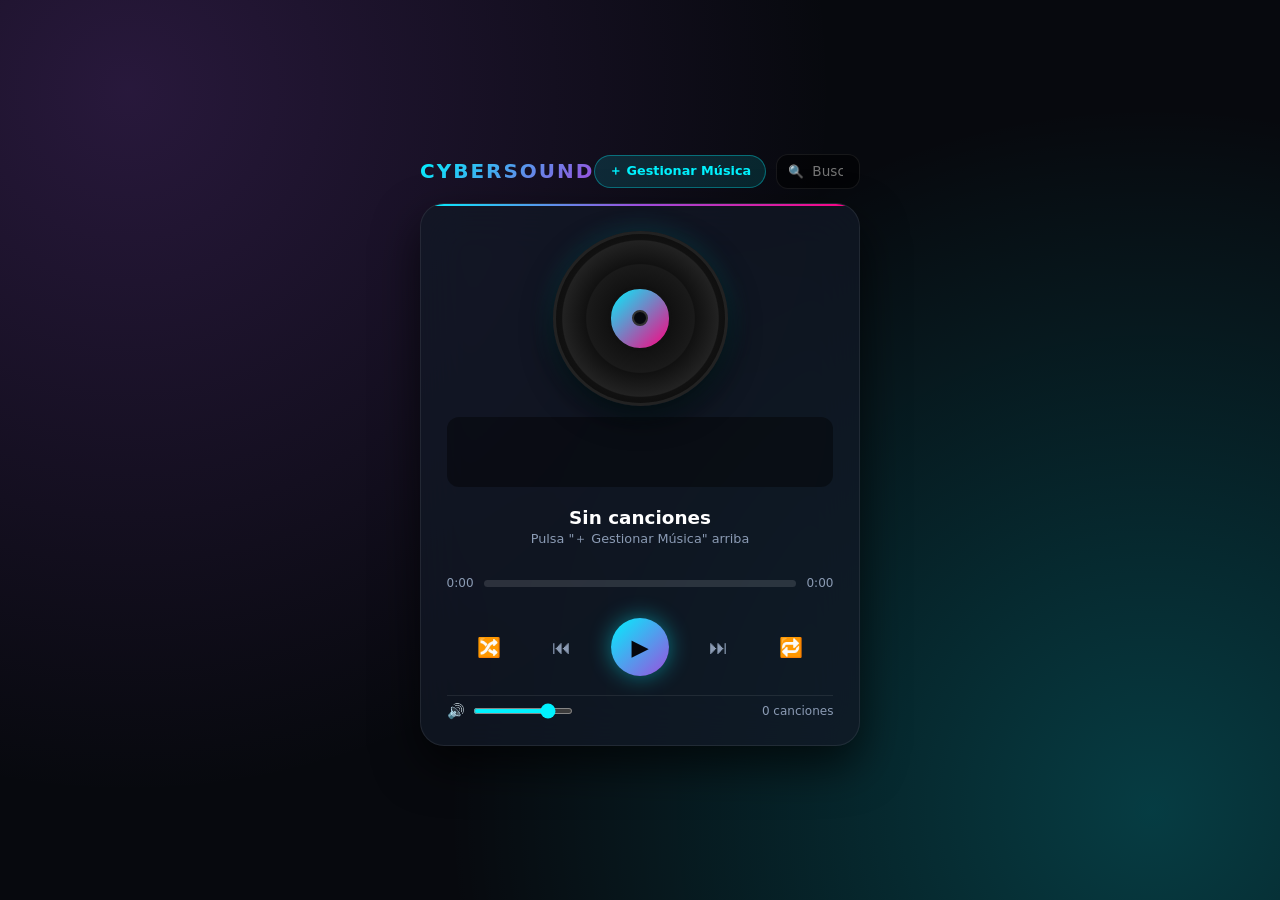
<file: index.html>
<!DOCTYPE html>
<html lang="es">
<head>
  <meta charset="UTF-8">
  <meta name="viewport" content="width=device-width, initial-scale=1.0, maximum-scale=1.0, user-scalable=no, viewport-fit=cover">
  <title>CyberSound - Reproductor</title>
  <style>
    :root {
      --bg: #07090e;
      --card-bg: rgba(18, 24, 38, 0.75);
      --border: rgba(255, 255, 255, 0.08);
      --accent-cyan: #00f2fe;
      --accent-purple: #9d4edd;
      --accent-pink: #ff007f;
      --text: #ffffff;
      --text-muted: #8b9bb4;
      --panel-blur: blur(24px);
      --touch-size: 46px;
    }

    * {
      box-sizing: border-box;
      margin: 0;
      padding: 0;
      font-family: 'Segoe UI', system-ui, -apple-system, sans-serif;
      -webkit-tap-highlight-color: transparent;
    }

    body {
      background-color: var(--bg);
      background-image: 
        radial-gradient(circle at 10% 10%, rgba(157, 78, 221, 0.22) 0%, transparent 50%),
        radial-gradient(circle at 90% 90%, rgba(0, 242, 254, 0.22) 0%, transparent 50%);
      color: var(--text);
      min-height: 100vh;
      min-height: 100dvh;
      display: flex;
      flex-direction: column;
      align-items: center;
      justify-content: center;
      padding: env(safe-area-inset-top, 0.75rem) 1rem env(safe-area-inset-bottom, 1rem);
    }

    .app-container {
      width: 100%;
      max-width: 440px;
      display: flex;
      flex-direction: column;
      gap: 0.85rem;
      margin: auto;
    }

    /* CABECERA RESPONSIVA */
    .top-nav {
      display: flex;
      flex-direction: column;
      gap: 0.65rem;
      width: 100%;
    }

    .nav-header-row {
      display: flex;
      align-items: center;
      justify-content: space-between;
      width: 100%;
    }

    .logo-badge {
      font-size: 1.25rem;
      font-weight: 800;
      letter-spacing: 0.1em;
      background: linear-gradient(135deg, var(--accent-cyan), var(--accent-purple));
      -webkit-background-clip: text;
      -webkit-text-fill-color: transparent;
      user-select: none;
    }

    .nav-btn {
      display: inline-flex;
      align-items: center;
      gap: 0.4rem;
      background: rgba(0, 242, 254, 0.12);
      border: 1px solid rgba(0, 242, 254, 0.35);
      color: var(--accent-cyan);
      text-decoration: none;
      font-size: 0.8rem;
      font-weight: 600;
      padding: 0.45rem 0.85rem;
      border-radius: 20px;
      transition: all 0.2s ease;
      white-space: nowrap;
    }

    .nav-btn:active {
      transform: scale(0.96);
      background: var(--accent-cyan);
      color: #07090e;
    }

    /* BUSCADOR EXPANDIDO */
    .search-wrapper {
      position: relative;
      width: 100%;
    }

    .search-input {
      width: 100%;
      background: rgba(0, 0, 0, 0.5);
      border: 1px solid var(--border);
      color: #fff;
      padding: 0.55rem 1rem 0.55rem 2.2rem;
      border-radius: 12px;
      font-size: 0.85rem;
      outline: none;
      transition: border-color 0.2s, box-shadow 0.2s;
    }

    .search-input:focus {
      border-color: var(--accent-cyan);
      box-shadow: 0 0 12px rgba(0, 242, 254, 0.25);
    }

    .search-icon {
      position: absolute;
      left: 0.75rem;
      top: 50%;
      transform: translateY(-50%);
      font-size: 0.8rem;
      color: var(--text-muted);
      pointer-events: none;
    }

    /* TARJETA DEL REPRODUCTOR */
    .card {
      background: var(--card-bg);
      backdrop-filter: var(--panel-blur);
      -webkit-backdrop-filter: var(--panel-blur);
      border: 1px solid var(--border);
      border-radius: 24px;
      padding: 1.4rem 1.25rem 1.2rem;
      box-shadow: 0 20px 45px rgba(0, 0, 0, 0.65);
      display: flex;
      flex-direction: column;
      gap: 1rem;
      position: relative;
      overflow: hidden;
      width: 100%;
    }

    .card::before {
      content: '';
      position: absolute;
      top: 0;
      left: 0;
      right: 0;
      height: 2px;
      background: linear-gradient(90deg, var(--accent-cyan), var(--accent-purple), var(--accent-pink));
    }

    /* VINILO Y ESPECTRO */
    .visualizer-stage {
      display: flex;
      flex-direction: column;
      align-items: center;
      justify-content: center;
      gap: 0.6rem;
      width: 100%;
    }

    .vinyl-wrapper {
      position: relative;
      width: 155px;
      height: 155px;
      margin: 0.1rem auto;
    }

    .vinyl {
      width: 100%;
      height: 100%;
      border-radius: 50%;
      background: radial-gradient(circle, #222 25%, #111 26%, #1a1a1a 45%, #111 46%, #222 65%, #111 66%, #050505 100%);
      box-shadow: 0 10px 30px rgba(0, 0, 0, 0.85), 0 0 25px rgba(0, 242, 254, 0.2);
      border: 3px solid #222;
      display: flex;
      align-items: center;
      justify-content: center;
      animation: rotateVinyl 8s linear infinite;
      animation-play-state: paused;
    }

    .vinyl.spinning {
      animation-play-state: running;
    }

    .vinyl-label {
      width: 38%;
      height: 38%;
      border-radius: 50%;
      background: linear-gradient(135deg, var(--accent-cyan), var(--accent-pink));
      display: flex;
      align-items: center;
      justify-content: center;
      position: relative;
      border: 3px solid #111;
    }

    .vinyl-label::after {
      content: '';
      width: 12px;
      height: 12px;
      background: #07090e;
      border-radius: 50%;
      border: 2px solid #333;
    }

    @keyframes rotateVinyl {
      from { transform: rotate(0deg); }
      to { transform: rotate(360deg); }
    }

    canvas {
      width: 100%;
      height: 70px;
      border-radius: 12px;
      background: rgba(0, 0, 0, 0.4);
      display: block;
    }

    /* INFORMACIÓN DE PISTA */
    .track-meta {
      text-align: center;
      min-height: 48px;
      display: flex;
      flex-direction: column;
      justify-content: center;
      padding: 0 0.25rem;
    }

    .track-title {
      font-size: 1.15rem;
      font-weight: 700;
      white-space: nowrap;
      overflow: hidden;
      text-overflow: ellipsis;
      color: #fff;
    }

    .track-subtitle {
      font-size: 0.8rem;
      color: var(--text-muted);
      margin-top: 0.2rem;
    }

    /* BARRA DE TIEMPO TÁCTIL */
    .time-rail-box {
      display: flex;
      align-items: center;
      gap: 0.65rem;
      font-size: 0.75rem;
      color: var(--text-muted);
      user-select: none;
    }

    .rail-hitbox {
      flex: 1;
      height: 32px;
      display: flex;
      align-items: center;
      cursor: pointer;
      touch-action: none;
    }

    .rail {
      width: 100%;
      height: 7px;
      background: rgba(255, 255, 255, 0.12);
      border-radius: 10px;
      position: relative;
      overflow: hidden;
    }

    .rail-fill {
      height: 100%;
      background: linear-gradient(90deg, var(--accent-cyan), var(--accent-purple));
      border-radius: 10px;
      width: 0%;
      pointer-events: none;
    }

    /* CONTROLES */
    .controls {
      display: flex;
      justify-content: space-evenly;
      align-items: center;
      gap: 0.4rem;
      padding: 0.2rem 0;
    }

    button {
      background: none;
      border: none;
      color: var(--text);
      cursor: pointer;
      display: inline-flex;
      align-items: center;
      justify-content: center;
      border-radius: 50%;
      touch-action: manipulation;
      transition: transform 0.15s ease, color 0.15s ease;
    }

    button:active {
      transform: scale(0.9);
    }

    .btn-main {
      width: 58px;
      height: 58px;
      background: linear-gradient(135deg, var(--accent-cyan), var(--accent-purple));
      color: #05070d;
      font-size: 1.4rem;
      box-shadow: 0 0 22px rgba(0, 242, 254, 0.45);
    }

    .btn-sub {
      width: var(--touch-size);
      height: var(--touch-size);
      font-size: 1.2rem;
      color: var(--text-muted);
    }

    .btn-sub.active {
      color: var(--accent-cyan);
      text-shadow: 0 0 12px var(--accent-cyan);
    }

    /* VOLUMEN */
    .bottom-bar {
      display: flex;
      justify-content: space-between;
      align-items: center;
      padding-top: 0.4rem;
      border-top: 1px solid var(--border);
    }

    .vol-ctrl {
      display: flex;
      align-items: center;
      gap: 0.5rem;
      font-size: 0.9rem;
    }

    input[type="range"] {
      accent-color: var(--accent-cyan);
      cursor: pointer;
      width: 100px;
      height: 6px;
    }

    /* AJUSTE PARA COMPUTADORAS */
    @media (min-width: 600px) {
      .top-nav {
        flex-direction: row;
        align-items: center;
        justify-content: space-between;
      }
      .search-wrapper {
        max-width: 220px;
      }
      .vinyl-wrapper {
        width: 175px;
        height: 175px;
      }
      .card {
        padding: 1.6rem;
      }
    }
  </style>
</head>
<body>

  <div class="app-container">
    <!-- BARRA SUPERIOR REORGANIZADA -->
    <header class="top-nav">
      <div class="nav-header-row">
        <span class="logo-badge">CYBERSOUND</span>
        <a href="agregar.html" class="nav-btn">＋ Gestionar Música</a>
      </div>
      <div class="search-wrapper">
        <span class="search-icon">🔍</span>
        <input type="text" class="search-input" id="searchInput" placeholder="Buscar canción y presionar Enter...">
      </div>
    </header>

    <!-- TARJETA DEL REPRODUCTOR -->
    <main class="card">
      <div class="visualizer-stage">
        <div class="vinyl-wrapper">
          <div class="vinyl" id="vinyl">
            <div class="vinyl-label"></div>
          </div>
        </div>
        <canvas id="visualizerCanvas"></canvas>
      </div>

      <div class="track-meta">
        <div class="track-title" id="trackTitle">Cargando biblioteca...</div>
        <div class="track-subtitle" id="trackSubtitle">Sin reproducción activa</div>
      </div>

      <div class="time-rail-box">
        <span id="currentTime">0:00</span>
        <div class="rail-hitbox" id="railHitbox">
          <div class="rail">
            <div class="rail-fill" id="railFill"></div>
          </div>
        </div>
        <span id="duration">0:00</span>
      </div>

      <div class="controls">
        <button class="btn-sub" id="shuffleBtn" title="Aleatorio">🔀</button>
        <button class="btn-sub" id="prevBtn" title="Anterior">⏮</button>
        <button class="btn-main" id="playBtn" title="Reproducir">▶</button>
        <button class="btn-sub" id="nextBtn" title="Siguiente">⏭</button>
        <button class="btn-sub" id="loopBtn" title="Repetir">🔁</button>
      </div>

      <div class="bottom-bar">
        <div class="vol-ctrl">
          <span id="volIcon" style="cursor: pointer; user-select: none;">🔊</span>
          <input type="range" id="volumeSlider" min="0" max="1" step="0.01" value="0.8">
        </div>
        <span id="queueBadge" style="font-size: 0.75rem; color: var(--text-muted);">0 canciones</span>
      </div>
    </main>
  </div>

  <audio id="audioEl" crossorigin="anonymous" playsinline></audio>

  <script>
    /* ==========================================================
       1. BASE DE DATOS LOCAL (INDEXEDDB)
       ========================================================== */
    const DB_NAME = "CyberSoundDB";
    const STORE_NAME = "audioTracks";

    function openDatabase() {
      return new Promise((resolve, reject) => {
        const req = indexedDB.open(DB_NAME, 1);
        req.onupgradeneeded = (e) => {
          const db = e.target.result;
          if (!db.objectStoreNames.contains(STORE_NAME)) {
            db.createObjectStore(STORE_NAME, { keyPath: "id", autoIncrement: true });
          }
        };
        req.onsuccess = () => resolve(req.result);
        req.onerror = () => reject(req.error);
      });
    }

    async function dbGetAllTracks() {
      const db = await openDatabase();
      return new Promise((resolve, reject) => {
        const tx = db.transaction(STORE_NAME, "readonly");
        const store = tx.objectStore(STORE_NAME);
        const req = store.getAll();
        req.onsuccess = () => resolve(req.result);
        req.onerror = () => reject(req.error);
      });
    }

    // Limpia nombres descargados de YouTube (quita IDs tipo [_syUNepx...])
    function cleanTrackName(rawName) {
      return rawName
        .replace(/\.[^/.]+$/, "")
        .replace(/\s*\[[a-zA-Z0-9_-]{8,15}\]\s*$/, "")
        .trim();
    }

    /* ==========================================================
       2. ESTADO DEL REPRODUCTOR
       ========================================================== */
    let playlist = [];
    let currentIndex = -1;
    let isShuffle = false;
    let loopMode = 0;

    let audioCtx = null;
    let analyser = null;
    let sourceNode = null;
    let isAudioCtxInit = false;

    const audio = document.getElementById("audioEl");
    const vinyl = document.getElementById("vinyl");
    const canvas = document.getElementById("visualizerCanvas");
    const ctx = canvas.getContext("2d");
    const playBtn = document.getElementById("playBtn");
    const prevBtn = document.getElementById("prevBtn");
    const nextBtn = document.getElementById("nextBtn");
    const shuffleBtn = document.getElementById("shuffleBtn");
    const loopBtn = document.getElementById("loopBtn");
    const volumeSlider = document.getElementById("volumeSlider");
    const volIcon = document.getElementById("volIcon");
    const railHitbox = document.getElementById("railHitbox");
    const railFill = document.getElementById("railFill");
    const currentTimeEl = document.getElementById("currentTime");
    const durationEl = document.getElementById("duration");
    const trackTitle = document.getElementById("trackTitle");
    const trackSubtitle = document.getElementById("trackSubtitle");
    const queueBadge = document.getElementById("queueBadge");
    const searchInput = document.getElementById("searchInput");

    function resizeCanvas() {
      const rect = canvas.getBoundingClientRect();
      canvas.width = rect.width || canvas.parentElement.clientWidth;
      canvas.height = 70;
    }
    window.addEventListener("resize", resizeCanvas);

    function initWebAudio() {
      if (isAudioCtxInit) return;
      audioCtx = new (window.AudioContext || window.webkitAudioContext)();
      analyser = audioCtx.createAnalyser();
      analyser.fftSize = 128;

      sourceNode = audioCtx.createMediaElementSource(audio);
      sourceNode.connect(analyser);
      analyser.connect(audioCtx.destination);

      isAudioCtxInit = true;
      renderSpectrum();
    }

    function renderSpectrum() {
      requestAnimationFrame(renderSpectrum);
      const bufferLength = analyser.frequencyBinCount;
      const dataArray = new Uint8Array(bufferLength);
      analyser.getByteFrequencyData(dataArray);

      ctx.clearRect(0, 0, canvas.width, canvas.height);

      const barWidth = (canvas.width / bufferLength) * 1.5;
      let x = 0;

      for (let i = 0; i < bufferLength; i++) {
        const barHeight = (dataArray[i] / 255) * canvas.height;
        const grad = ctx.createLinearGradient(0, canvas.height, 0, 0);
        grad.addColorStop(0, '#00f2fe');
        grad.addColorStop(0.5, '#9d4edd');
        grad.addColorStop(1, '#ff007f');

        ctx.fillStyle = grad;
        ctx.fillRect(x, canvas.height - barHeight, barWidth - 2, barHeight);
        x += barWidth;
      }
    }

    function syncMediaSession(track) {
      if ('mediaSession' in navigator) {
        navigator.mediaSession.metadata = new MediaMetadata({
          title: cleanTrackName(track.name),
          artist: 'CyberSound Local',
          album: 'Mi Música'
        });
        navigator.mediaSession.setActionHandler('play', togglePlay);
        navigator.mediaSession.setActionHandler('pause', togglePlay);
        navigator.mediaSession.setActionHandler('previoustrack', prevTrack);
        navigator.mediaSession.setActionHandler('nexttrack', nextTrack);
      }
    }

    function loadTrack(index, autoPlay = true) {
      if (index < 0 || index >= playlist.length) return;
      currentIndex = index;
      const track = playlist[currentIndex];

      if (track.objectUrl) URL.revokeObjectURL(track.objectUrl);
      track.objectUrl = URL.createObjectURL(track.blob);

      audio.src = track.objectUrl;
      trackTitle.textContent = cleanTrackName(track.name);
      trackSubtitle.textContent = `Pista ${currentIndex + 1} de ${playlist.length}`;

      syncMediaSession(track);

      if (autoPlay) {
        initWebAudio();
        if (audioCtx && audioCtx.state === "suspended") audioCtx.resume();
        audio.play().catch(() => {});
      }
    }

    function togglePlay() {
      if (playlist.length === 0) return;
      if (currentIndex === -1) {
        loadTrack(0);
        return;
      }
      initWebAudio();
      if (audioCtx && audioCtx.state === "suspended") audioCtx.resume();

      if (audio.paused) audio.play();
      else audio.pause();
    }

    function nextTrack() {
      if (playlist.length === 0) return;
      if (isShuffle && playlist.length > 1) {
        let rand;
        do {
          rand = Math.floor(Math.random() * playlist.length);
        } while (rand === currentIndex);
        loadTrack(rand);
        return;
      }
      let next = currentIndex + 1;
      if (next >= playlist.length) {
        if (loopMode === 1) next = 0;
        else return;
      }
      loadTrack(next);
    }

    function prevTrack() {
      if (playlist.length === 0) return;
      if (audio.currentTime > 3) {
        audio.currentTime = 0;
        return;
      }
      let prev = currentIndex - 1;
      if (prev < 0) {
        prev = loopMode === 1 ? playlist.length - 1 : 0;
      }
      loadTrack(prev);
    }

    function formatTime(sec) {
      if (isNaN(sec)) return "0:00";
      const m = Math.floor(sec / 60);
      const s = Math.floor(sec % 60);
      return `${m}:${s < 10 ? '0' : ''}${s}`;
    }

    // BUSCADOR RÁPIDO CON ENTER
    searchInput.addEventListener("keydown", (e) => {
      if (e.key === "Enter") {
        const query = searchInput.value.trim().toLowerCase();
        if (!query) return;
        const foundIndex = playlist.findIndex(t => t.name.toLowerCase().includes(query));
        if (foundIndex !== -1) {
          loadTrack(foundIndex, true);
          searchInput.blur();
        }
      }
    });

    // CARGA INICIAL DESDE INDEXEDDB
    window.addEventListener("DOMContentLoaded", async () => {
      resizeCanvas();
      try {
        const saved = await dbGetAllTracks();
        if (saved && saved.length > 0) {
          playlist = saved;
          queueBadge.textContent = `${playlist.length} canciones`;
          loadTrack(0, false);
        } else {
          trackTitle.textContent = "Sin canciones";
          trackSubtitle.textContent = 'Pulsa "＋ Gestionar Música" arriba';
          queueBadge.textContent = "0 canciones";
        }
      } catch (err) {
        console.error("Error al leer IndexedDB:", err);
      }
    });

    // EVENTOS DE CONTROL
    playBtn.addEventListener("click", togglePlay);
    nextBtn.addEventListener("click", nextTrack);
    prevBtn.addEventListener("click", prevTrack);

    audio.addEventListener("play", () => {
      playBtn.textContent = "⏸";
      vinyl.classList.add("spinning");
    });

    audio.addEventListener("pause", () => {
      playBtn.textContent = "▶";
      vinyl.classList.remove("spinning");
    });

    audio.addEventListener("timeupdate", () => {
      if (!audio.duration) return;
      const pct = (audio.currentTime / audio.duration) * 100;
      railFill.style.width = `${pct}%`;
      currentTimeEl.textContent = formatTime(audio.currentTime);
    });

    audio.addEventListener("loadedmetadata", () => {
      durationEl.textContent = formatTime(audio.duration);
    });

    audio.addEventListener("ended", () => {
      if (loopMode === 2) {
        audio.currentTime = 0;
        audio.play();
      } else {
        nextTrack();
      }
    });

    // SEEK PRECISO TÁCTIL Y RATÓN
    function seekAudio(e) {
      if (!audio.duration) return;
      const rect = railHitbox.getBoundingClientRect();
      const clientX = e.touches ? e.touches[0].clientX : e.clientX;
      const pos = Math.max(0, Math.min(1, (clientX - rect.left) / rect.width));
      audio.currentTime = pos * audio.duration;
    }

    railHitbox.addEventListener("click", seekAudio);
    railHitbox.addEventListener("touchmove", seekAudio, { passive: true });

    // VOLUMEN
    volumeSlider.addEventListener("input", (e) => {
      audio.volume = parseFloat(e.target.value);
      volIcon.textContent = audio.volume === 0 ? "🔇" : "🔊";
    });

    volIcon.addEventListener("click", () => {
      if (audio.volume > 0) {
        audio.dataset.prevVol = audio.volume;
        audio.volume = 0;
        volumeSlider.value = 0;
        volIcon.textContent = "🔇";
      } else {
        const prev = audio.dataset.prevVol || 0.8;
        audio.volume = prev;
        volumeSlider.value = prev;
        volIcon.textContent = "🔊";
      }
    });

    // SHUFFLE Y LOOP
    shuffleBtn.addEventListener("click", () => {
      isShuffle = !isShuffle;
      shuffleBtn.classList.toggle("active", isShuffle);
    });

    loopBtn.addEventListener("click", () => {
      loopMode = (loopMode + 1) % 3;
      if (loopMode === 0) {
        loopBtn.textContent = "🔁";
        loopBtn.classList.remove("active");
      } else if (loopMode === 1) {
        loopBtn.textContent = "🔁";
        loopBtn.classList.add("active");
      } else {
        loopBtn.textContent = "🔂";
        loopBtn.classList.add("active");
      }
    });

    // ATAJOS TECLADO PC
    window.addEventListener("keydown", (e) => {
      if (e.target.tagName === "INPUT") return;
      if (e.code === "Space") {
        e.preventDefault();
        togglePlay();
      } else if (e.code === "ArrowRight") {
        audio.currentTime = Math.min(audio.currentTime + 5, audio.duration || 0);
      } else if (e.code === "ArrowLeft") {
        audio.currentTime = Math.max(audio.currentTime - 5, 0);
      }
    });
  </script>
</body>
</html>
</file>
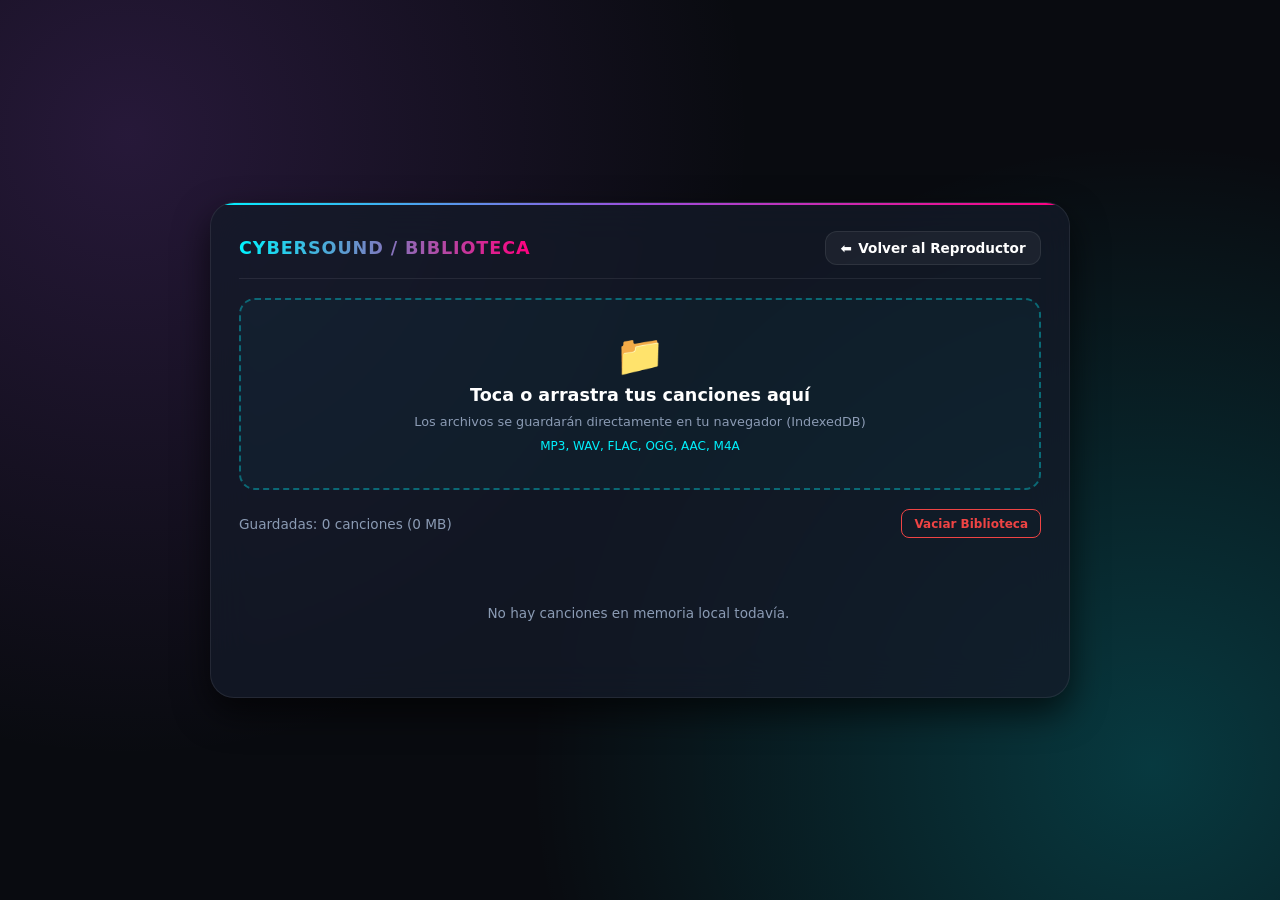
<file: agregar.html>
<!DOCTYPE html>
<html lang="es">
<head>
  <meta charset="UTF-8">
  <meta name="viewport" content="width=device-width, initial-scale=1.0, maximum-scale=1.0, user-scalable=no">
  <title>CyberSound - Gestor de Música</title>
  <style>
    :root {
      --bg: #090b10;
      --card-bg: rgba(20, 26, 40, 0.78);
      --border: rgba(255, 255, 255, 0.08);
      --accent-cyan: #00f2fe;
      --accent-purple: #9d4edd;
      --accent-pink: #ff007f;
      --text: #ffffff;
      --text-muted: #8b9bb4;
      --panel-blur: blur(20px);
      --touch-size: 44px;
      --danger: #ef4444;
    }

    * {
      box-sizing: border-box;
      margin: 0;
      padding: 0;
      font-family: 'Segoe UI', system-ui, -apple-system, sans-serif;
      -webkit-tap-highlight-color: transparent;
    }

    body {
      background-color: var(--bg);
      background-image: 
        radial-gradient(circle at 10% 15%, rgba(157, 78, 221, 0.2) 0%, transparent 45%),
        radial-gradient(circle at 90% 85%, rgba(0, 242, 254, 0.2) 0%, transparent 45%);
      color: var(--text);
      min-height: 100vh;
      display: flex;
      justify-content: center;
      align-items: center;
      padding: 0.75rem;
    }

    .app-container {
      width: 100%;
      max-width: 860px;
      display: flex;
      flex-direction: column;
      gap: 1rem;
      margin: auto;
    }

    @media (min-width: 600px) {
      body {
        padding: 1.5rem;
      }
      .app-container {
        gap: 1.5rem;
      }
    }

    .card {
      background: var(--card-bg);
      backdrop-filter: var(--panel-blur);
      -webkit-backdrop-filter: var(--panel-blur);
      border: 1px solid var(--border);
      border-radius: 20px;
      padding: 1.25rem;
      box-shadow: 0 15px 35px rgba(0, 0, 0, 0.65);
      display: flex;
      flex-direction: column;
      gap: 1.2rem;
      position: relative;
      overflow: hidden;
    }

    @media (min-width: 600px) {
      .card {
        border-radius: 24px;
        padding: 1.75rem;
      }
    }

    .card::before {
      content: '';
      position: absolute;
      top: 0;
      left: 0;
      right: 0;
      height: 2px;
      background: linear-gradient(90deg, var(--accent-cyan), var(--accent-purple), var(--accent-pink));
    }

    /* TOP HEADER */
    .top-nav {
      display: flex;
      justify-content: space-between;
      align-items: center;
      border-bottom: 1px solid var(--border);
      padding-bottom: 0.8rem;
    }

    .brand-title {
      font-size: 1.1rem;
      font-weight: 800;
      letter-spacing: 0.05em;
      background: linear-gradient(90deg, var(--accent-cyan), var(--accent-pink));
      -webkit-background-clip: text;
      -webkit-text-fill-color: transparent;
    }

    .back-btn {
      display: inline-flex;
      align-items: center;
      gap: 0.4rem;
      background: rgba(255, 255, 255, 0.05);
      border: 1px solid var(--border);
      color: var(--text);
      text-decoration: none;
      font-size: 0.85rem;
      font-weight: 600;
      padding: 0.5rem 0.9rem;
      border-radius: 12px;
      transition: all 0.2s ease;
    }

    .back-btn:hover, .back-btn:active {
      border-color: var(--accent-cyan);
      color: var(--accent-cyan);
      background: rgba(0, 242, 254, 0.08);
    }

    /* DROPZONE */
    .dropzone {
      border: 2px dashed rgba(0, 242, 254, 0.35);
      border-radius: 16px;
      padding: 2.2rem 1.2rem;
      text-align: center;
      cursor: pointer;
      background: rgba(0, 242, 254, 0.03);
      transition: all 0.25s ease;
      display: flex;
      flex-direction: column;
      align-items: center;
      gap: 0.6rem;
    }

    .dropzone:hover, .dropzone.active {
      border-color: var(--accent-cyan);
      background: rgba(0, 242, 254, 0.09);
      box-shadow: 0 0 25px rgba(0, 242, 254, 0.2);
    }

    .dropzone-icon {
      font-size: 2.5rem;
      line-height: 1;
    }

    .dropzone h3 {
      font-size: 1.1rem;
      color: #fff;
    }

    .dropzone p {
      font-size: 0.8rem;
      color: var(--text-muted);
    }

    input[type="file"] {
      display: none;
    }

    /* STATUS BANNER */
    .status-banner {
      display: none;
      align-items: center;
      gap: 0.5rem;
      background: rgba(0, 242, 254, 0.12);
      border: 1px solid rgba(0, 242, 254, 0.3);
      padding: 0.75rem 1rem;
      border-radius: 12px;
      font-size: 0.85rem;
      color: var(--accent-cyan);
    }

    /* METADATA BAR */
    .meta-bar {
      display: flex;
      justify-content: space-between;
      align-items: center;
      font-size: 0.85rem;
      color: var(--text-muted);
    }

    .clear-all-btn {
      background: transparent;
      border: 1px solid var(--danger);
      color: var(--danger);
      font-size: 0.75rem;
      padding: 0.4rem 0.75rem;
      border-radius: 8px;
      cursor: pointer;
      font-weight: 600;
      transition: all 0.2s;
    }

    .clear-all-btn:hover, .clear-all-btn:active {
      background: var(--danger);
      color: #fff;
    }

    /* LISTA DE ARCHIVOS ALMACENADOS */
    .library-list {
      list-style: none;
      display: flex;
      flex-direction: column;
      gap: 0.5rem;
      max-height: 380px;
      overflow-y: auto;
      padding-right: 0.2rem;
      -webkit-overflow-scrolling: touch;
    }

    .library-list::-webkit-scrollbar {
      width: 5px;
    }
    .library-list::-webkit-scrollbar-thumb {
      background: var(--border);
      border-radius: 4px;
    }

    .library-item {
      display: flex;
      align-items: center;
      justify-content: space-between;
      padding: 0.65rem 0.85rem;
      background: rgba(255, 255, 255, 0.03);
      border: 1px solid rgba(255, 255, 255, 0.04);
      border-radius: 12px;
      font-size: 0.85rem;
      transition: background 0.15s;
    }

    .library-item:hover {
      background: rgba(255, 255, 255, 0.06);
    }

    .track-details {
      display: flex;
      flex-direction: column;
      gap: 0.2rem;
      overflow: hidden;
      flex: 1;
      padding-right: 0.5rem;
    }

    .track-name {
      font-weight: 600;
      color: #fff;
      white-space: nowrap;
      overflow: hidden;
      text-overflow: ellipsis;
    }

    .track-subinfo {
      font-size: 0.75rem;
      color: var(--text-muted);
    }

    .item-actions {
      display: flex;
      align-items: center;
      gap: 0.4rem;
    }

    .action-btn {
      background: rgba(255, 255, 255, 0.05);
      border: none;
      color: var(--text);
      width: 38px;
      height: 38px;
      border-radius: 50%;
      display: inline-flex;
      align-items: center;
      justify-content: center;
      cursor: pointer;
      font-size: 0.95rem;
      touch-action: manipulation;
      transition: all 0.15s;
    }

    .action-btn.btn-preview:hover {
      color: var(--accent-cyan);
      background: rgba(0, 242, 254, 0.15);
    }

    .action-btn.btn-delete:hover {
      color: var(--danger);
      background: rgba(239, 68, 68, 0.15);
    }

    .empty-state {
      text-align: center;
      color: var(--text-muted);
      font-size: 0.85rem;
      padding: 3rem 1rem;
    }
  </style>
</head>
<body>

  <div class="app-container">
    <div class="card">
      <div class="top-nav">
        <span class="brand-title">CYBERSOUND / BIBLIOTECA</span>
        <a href="index.html" class="back-btn">
          <span>⬅</span> Volver al Reproductor
        </a>
      </div>

      <!-- Dropzone Grande -->
      <div class="dropzone" id="dropzone">
        <div class="dropzone-icon">📁</div>
        <h3>Toca o arrastra tus canciones aquí</h3>
        <p>Los archivos se guardarán directamente en tu navegador (IndexedDB)</p>
        <span style="font-size: 0.75rem; color: var(--accent-cyan);">MP3, WAV, FLAC, OGG, AAC, M4A</span>
        <input type="file" id="fileInput" multiple accept="audio/*">
      </div>

      <!-- Notificación de Estado -->
      <div class="status-banner" id="statusBanner">
        <span id="statusIcon">⏳</span>
        <span id="statusText">Procesando y guardando archivos...</span>
      </div>

      <!-- Barra de Metadatos -->
      <div class="meta-bar">
        <span id="storageStats">Guardadas: 0 canciones (0 MB)</span>
        <button class="clear-all-btn" id="clearAllBtn">Vaciar Biblioteca</button>
      </div>

      <!-- Lista de Pistas en Almacenamiento -->
      <ul class="library-list" id="libraryList">
        <li class="empty-state">No hay canciones en memoria local todavía.</li>
      </ul>
    </div>
  </div>

  <audio id="previewAudio"></audio>

  <script>
    /* ==========================================================
       1. BASE DE DATOS LOCAL (INDEXEDDB COMPARTIDA)
       ========================================================== */
    const DB_NAME = "CyberSoundDB";
    const STORE_NAME = "audioTracks";

    function openDatabase() {
      return new Promise((resolve, reject) => {
        const req = indexedDB.open(DB_NAME, 1);
        req.onupgradeneeded = (e) => {
          const db = e.target.result;
          if (!db.objectStoreNames.contains(STORE_NAME)) {
            db.createObjectStore(STORE_NAME, { keyPath: "id", autoIncrement: true });
          }
        };
        req.onsuccess = () => resolve(req.result);
        req.onerror = () => reject(req.error);
      });
    }

    async function dbSaveTrack(file) {
      const db = await openDatabase();
      return new Promise((resolve, reject) => {
        const tx = db.transaction(STORE_NAME, "readwrite");
        const store = tx.objectStore(STORE_NAME);
        const record = {
          name: file.name.replace(/\.[^/.]+$/, ""),
          originalName: file.name,
          size: file.size,
          type: file.type,
          blob: file,
          createdAt: Date.now()
        };
        const req = store.add(record);
        req.onsuccess = () => {
          record.id = req.result;
          resolve(record);
        };
        req.onerror = () => reject(req.error);
      });
    }

    async function dbGetAllTracks() {
      const db = await openDatabase();
      return new Promise((resolve, reject) => {
        const tx = db.transaction(STORE_NAME, "readonly");
        const store = tx.objectStore(STORE_NAME);
        const req = store.getAll();
        req.onsuccess = () => resolve(req.result);
        req.onerror = () => reject(req.error);
      });
    }

    async function dbDeleteTrack(id) {
      const db = await openDatabase();
      return new Promise((resolve, reject) => {
        const tx = db.transaction(STORE_NAME, "readwrite");
        const store = tx.objectStore(STORE_NAME);
        const req = store.delete(id);
        req.onsuccess = () => resolve();
        req.onerror = () => reject(req.error);
      });
    }

    async function dbClearAll() {
      const db = await openDatabase();
      return new Promise((resolve, reject) => {
        const tx = db.transaction(STORE_NAME, "readwrite");
        const store = tx.objectStore(STORE_NAME);
        const req = store.clear();
        req.onsuccess = () => resolve();
        req.onerror = () => reject(req.error);
      });
    }

    /* ==========================================================
       2. GESTIÓN DE INTERFAZ Y ARCHIVOS
       ========================================================== */
    let library = [];
    let currentPreviewId = null;

    const dropzone = document.getElementById("dropzone");
    const fileInput = document.getElementById("fileInput");
    const libraryList = document.getElementById("libraryList");
    const storageStats = document.getElementById("storageStats");
    const clearAllBtn = document.getElementById("clearAllBtn");
    const statusBanner = document.getElementById("statusBanner");
    const statusText = document.getElementById("statusText");
    const previewAudio = document.getElementById("previewAudio");

    function formatBytes(bytes) {
      if (!bytes || bytes === 0) return "0 MB";
      const mb = bytes / (1024 * 1024);
      return `${mb.toFixed(1)} MB`;
    }

    function showStatus(msg, isDone = false) {
      statusBanner.style.display = "flex";
      statusText.textContent = msg;
      if (isDone) {
        setTimeout(() => {
          statusBanner.style.display = "none";
        }, 2500);
      }
    }

    function renderLibrary() {
      libraryList.innerHTML = "";
      const totalBytes = library.reduce((acc, t) => acc + (t.size || 0), 0);
      storageStats.textContent = `Guardadas: ${library.length} canciones (${formatBytes(totalBytes)})`;

      if (library.length === 0) {
        libraryList.innerHTML = `<li class="empty-state">No hay canciones en memoria local todavía.</li>`;
        return;
      }

      library.forEach((track) => {
        const li = document.createElement("li");
        li.className = "library-item";

        const details = document.createElement("div");
        details.className = "track-details";
        details.innerHTML = `
          <div class="track-name">${track.name}</div>
          <div class="track-subinfo">${formatBytes(track.size)} • Guardado localmente</div>
        `;

        const actions = document.createElement("div");
        actions.className = "item-actions";

        const isPlayingThis = currentPreviewId === track.id && !previewAudio.paused;

        // Botón vista previa
        const prevBtn = document.createElement("button");
        prevBtn.className = "action-btn btn-preview";
        prevBtn.title = isPlayingThis ? "Pausar vista previa" : "Escuchar vista previa";
        prevBtn.textContent = isPlayingThis ? "⏸" : "▶";
        prevBtn.onclick = () => togglePreview(track);

        // Botón eliminar
        const delBtn = document.createElement("button");
        delBtn.className = "action-btn btn-delete";
        delBtn.title = "Eliminar de la biblioteca";
        delBtn.textContent = "🗑";
        delBtn.onclick = () => deleteTrack(track.id);

        actions.appendChild(prevBtn);
        actions.appendChild(delBtn);
        li.appendChild(details);
        li.appendChild(actions);
        libraryList.appendChild(li);
      });
    }

    function togglePreview(track) {
      if (currentPreviewId === track.id && !previewAudio.paused) {
        previewAudio.pause();
        currentPreviewId = null;
        renderLibrary();
        return;
      }

      currentPreviewId = track.id;
      const url = URL.createObjectURL(track.blob);
      previewAudio.src = url;
      previewAudio.play().catch(() => {});
      renderLibrary();

      previewAudio.onended = () => {
        currentPreviewId = null;
        renderLibrary();
      };
    }

    async function deleteTrack(id) {
      if (currentPreviewId === id) {
        previewAudio.pause();
        previewAudio.src = "";
        currentPreviewId = null;
      }
      await dbDeleteTrack(id);
      library = library.filter(t => t.id !== id);
      renderLibrary();
    }

    async function handleIncomingFiles(files) {
      if (!files || files.length === 0) return;
      showStatus("Almacenando en IndexedDB...");

      let added = 0;
      for (const file of files) {
        if (!file.type.startsWith("audio/") && !file.name.match(/\.(mp3|wav|ogg|flac|aac|m4a)$/i)) continue;
        const record = await dbSaveTrack(file);
        library.push(record);
        added++;
      }

      showStatus(`¡Se guardaron ${added} canciones con éxito!`, true);
      renderLibrary();
    }

    // CARGA INICIAL
    window.addEventListener("DOMContentLoaded", async () => {
      try {
        library = await dbGetAllTracks();
        renderLibrary();
      } catch (e) {
        console.error("Error al cargar biblioteca:", e);
      }
    });

    // DRAG & DROP
    dropzone.addEventListener("click", () => fileInput.click());
    fileInput.addEventListener("change", (e) => {
      handleIncomingFiles(e.target.files);
      fileInput.value = "";
    });

    dropzone.addEventListener("dragover", (e) => {
      e.preventDefault();
      dropzone.classList.add("active");
    });
    dropzone.addEventListener("dragleave", () => dropzone.classList.remove("active"));
    dropzone.addEventListener("drop", (e) => {
      e.preventDefault();
      dropzone.classList.remove("active");
      if (e.dataTransfer.files) handleIncomingFiles(e.dataTransfer.files);
    });

    // VACIAR TODO
    clearAllBtn.addEventListener("click", async () => {
      if (library.length === 0) return;
      if (confirm("¿Estás seguro de que deseas eliminar todas las pistas guardadas?")) {
        previewAudio.pause();
        previewAudio.src = "";
        currentPreviewId = null;
        await dbClearAll();
        library = [];
        renderLibrary();
      }
    });
  </script>
</body>
</html>
</file>
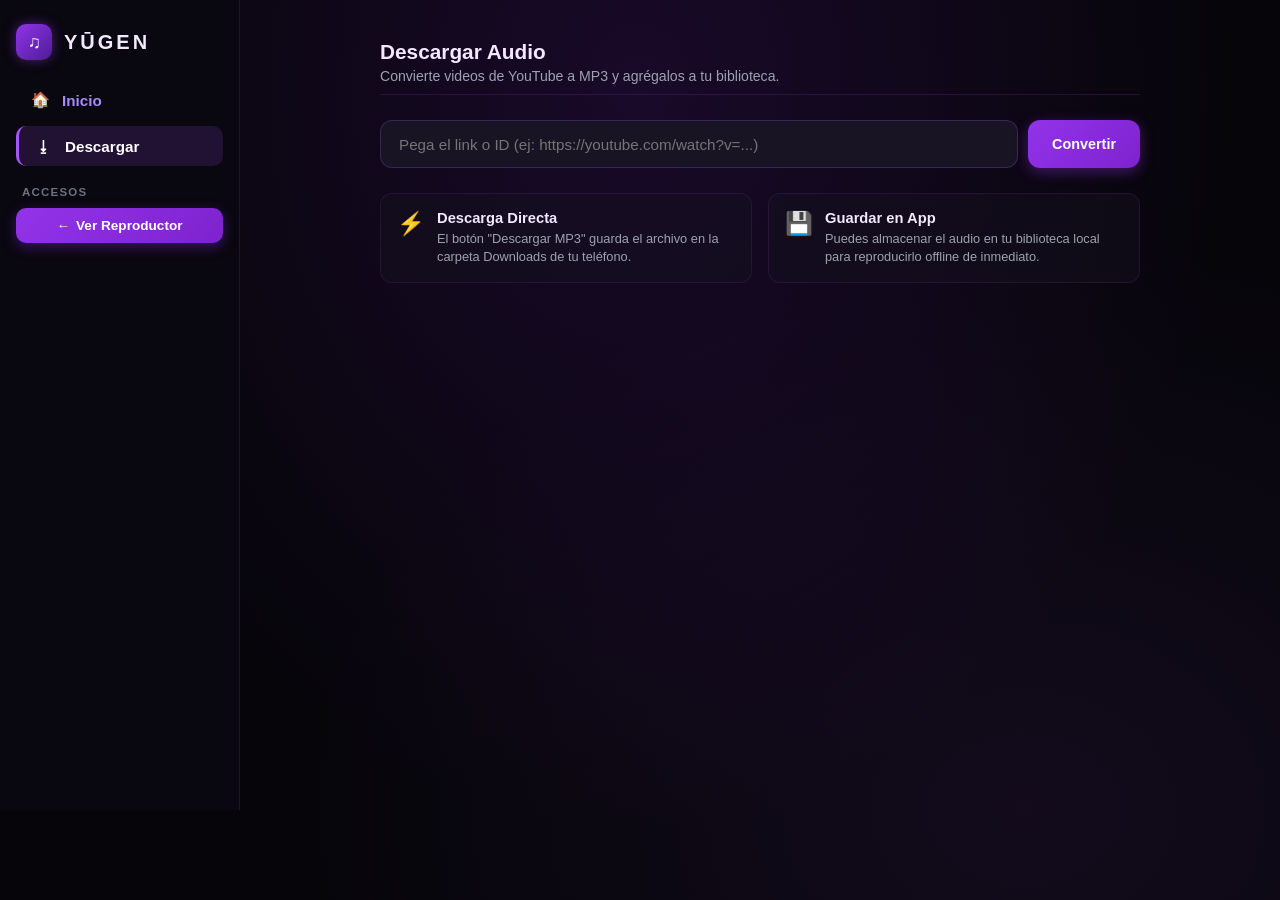
<file: carga.html>
<!DOCTYPE html>
<html lang="es">
<head>
  <meta charset="UTF-8">
  <meta name="viewport" content="width=device-width, initial-scale=1.0">
  <link rel="stylesheet" href="style.css">
  <title>YŪGEN · Descargar</title>
</head>
<style>
  /* AJUSTES PARA LA PÁGINA DE DESCARGA */
.dl-container {
  max-width: 760px;
  margin: 20px auto 0 auto;
}

.search-box-large {
  display: flex;
  gap: 10px;
  margin: 25px 0;
}

.search-box-large input {
  flex: 1;
  height: 48px;
  padding: 0 18px;
  background: #181424;
  border: 1px solid rgba(168, 85, 247, 0.25);
  border-radius: 12px;
  color: #ffffff;
  font-size: 0.95rem;
  outline: none;
  transition: border-color 0.2s;
}

.search-box-large input:focus {
  border-color: #a855f7;
  box-shadow: 0 0 12px rgba(168, 85, 247, 0.35);
}

.search-box-large button {
  padding: 0 24px;
  background: linear-gradient(135deg, #9333ea 0%, #7e22ce 100%);
  border: none;
  border-radius: 12px;
  color: #ffffff;
  font-weight: 700;
  font-size: 0.9rem;
  cursor: pointer;
  box-shadow: 0 4px 14px rgba(147, 51, 234, 0.4);
  transition: filter 0.2s;
}

.search-box-large button:hover {
  filter: brightness(1.15);
}

/* Tarjeta de resultado */
.download-card {
  background: linear-gradient(145deg, #191328 0%, #0f0c18 100%);
  border: 1px solid rgba(168, 85, 247, 0.3);
  border-radius: 14px;
  padding: 20px;
  display: flex;
  justify-content: space-between;
  align-items: center;
  gap: 16px;
  margin-bottom: 30px;
  box-shadow: 0 10px 25px rgba(0, 0, 0, 0.5);
  animation: fadeIn 0.25s ease-out;
}

@keyframes fadeIn {
  from { opacity: 0; transform: translateY(-6px); }
  to { opacity: 1; transform: translateY(0); }
}

.dl-badge {
  font-size: 10px;
  font-weight: 700;
  color: #c084fc;
  background: rgba(192, 132, 252, 0.12);
  padding: 3px 8px;
  border-radius: 6px;
  letter-spacing: 0.5px;
}

.dl-title {
  font-size: 1.05rem;
  font-weight: 700;
  color: #ffffff;
  margin: 6px 0 2px 0;
  max-width: 380px;
  white-space: nowrap;
  overflow: hidden;
  text-overflow: ellipsis;
}

.dl-status {
  font-size: 0.82rem;
  color: #a78bfa;
}

.dl-actions {
  display: flex;
  align-items: center;
  gap: 8px;
}

.btn-dl-main {
  background: linear-gradient(135deg, #a855f7 0%, #7c3aed 100%);
  border: none;
  color: #ffffff;
  padding: 10px 18px;
  border-radius: 10px;
  font-size: 0.85rem;
  font-weight: 700;
  cursor: pointer;
  box-shadow: 0 4px 12px rgba(124, 58, 237, 0.4);
  transition: all 0.2s;
}

.btn-dl-main:disabled {
  background: #231b34;
  color: #6b7280;
  box-shadow: none;
  cursor: not-allowed;
}

.btn-dl-secondary {
  background: rgba(168, 85, 247, 0.15);
  border: 1px solid rgba(168, 85, 247, 0.35);
  color: #e9d5ff;
  padding: 9px 14px;
  border-radius: 10px;
  font-size: 0.85rem;
  font-weight: 600;
  cursor: pointer;
  transition: all 0.2s;
}

.btn-dl-secondary:hover {
  background: #9333ea;
  color: #ffffff;
}

.btn-dl-close {
  background: transparent;
  border: none;
  color: #6b7280;
  font-size: 1.2rem;
  cursor: pointer;
  padding: 6px;
}

.btn-dl-close:hover {
  color: #ffffff;
}

/* Bloques de ayuda */
.dl-instructions {
  display: grid;
  grid-template-columns: 1fr 1fr;
  gap: 16px;
  margin-top: 20px;
}

.info-box {
  display: flex;
  gap: 12px;
  background: rgba(20, 16, 30, 0.5);
  border: 1px solid rgba(168, 85, 247, 0.12);
  border-radius: 12px;
  padding: 16px;
}

.info-icon {
  font-size: 1.4rem;
}

.info-box h4 {
  font-size: 0.92rem;
  color: #f3e8ff;
  margin-bottom: 4px;
}

.info-box p {
  font-size: 0.8rem;
  color: #9ca3af;
  line-height: 1.4;
}

@media (max-width: 768px) {
  .search-box-large {
    flex-direction: column;
  }
  .search-box-large button {
    height: 44px;
  }
  .download-card {
    flex-direction: column;
    align-items: flex-start;
  }
  .dl-actions {
    width: 100%;
    flex-wrap: wrap;
    justify-content: flex-start;
  }
  .dl-instructions {
    grid-template-columns: 1fr;
  }
}
</style>
<body>

  <div class="app-layout">
    <!-- BARRA LATERAL IZQUIERDA -->
    <aside class="sidebar">
      <div class="sidebar-brand">
        <div class="brand-badge">♫</div>
        <span class="brand-name">YŪGEN</span>
      </div>

      <nav class="sidebar-nav">
        <a href="index.html" class="nav-item">
          <span class="nav-icon">🏠</span>
          <span>Inicio</span>
        </a>
        <a href="download.html" class="nav-item active">
          <span class="nav-icon">⭳</span>
          <span>Descargar</span>
        </a>
      </nav>

      <div class="sidebar-section">
        <p class="sidebar-subtitle">ACCESOS</p>
        <a href="index.html" class="btn-sidebar-add" style="text-decoration: none;">
          <span>←</span> Ver Reproductor
        </a>
      </div>
    </aside>

    <!-- CONTENIDO PRINCIPAL -->
    <main class="main-content">
      <section class="shelf-section dl-container">
        
        <!-- Header de la sección -->
        <div class="shelf-header">
          <div>
            <h2>Descargar Audio</h2>
            <p style="color: #9ca3af; font-size: 0.88rem; margin-top: 4px;">
              Convierte videos de YouTube a MP3 y agrégalos a tu biblioteca.
            </p>
          </div>
        </div>

        <!-- Barra de búsqueda / conversión -->
        <div class="search-box-large">
          <input 
            type="text" 
            id="ytInput" 
            placeholder="Pega el link o ID (ej: https://youtube.com/watch?v=...)" 
          />
          <button type="button" id="ytSearchBtn">Convertir</button>
        </div>

        <!-- Tarjeta de estado y descarga -->
        <div id="downloadCard" class="download-card" style="display: none;">
          <div class="dl-info">
            <span class="dl-badge" id="dlBadge">ESTADO</span>
            <p id="dlTitle" class="dl-title">Procesando...</p>
            <p id="dlStatus" class="dl-status">Consultando servidor...</p>
          </div>
          
          <div class="dl-actions">
            <!-- Botón para descargar archivo al celular -->
            <button type="button" id="dlActionBtn" class="btn-dl-main" disabled>Cargando...</button>
            
            <!-- Botón para importarlo directo a IndexedDB -->
            <button type="button" id="dlAddToLibBtn" class="btn-dl-secondary" style="display: none;">
              + Guardar en App
            </button>
            
            <button type="button" id="dlCloseBtn" class="btn-dl-close" title="Cerrar">✕</button>
          </div>
        </div>

        <!-- Historial rápido / Notas informativas -->
        <div class="dl-instructions">
          <div class="info-box">
            <span class="info-icon">⚡</span>
            <div>
              <h4>Descarga Directa</h4>
              <p>El botón "Descargar MP3" guarda el archivo en la carpeta Downloads de tu teléfono.</p>
            </div>
          </div>
          <div class="info-box">
            <span class="info-icon">💾</span>
            <div>
              <h4>Guardar en App</h4>
              <p>Puedes almacenar el audio en tu biblioteca local para reproducirlo offline de inmediato.</p>
            </div>
          </div>
        </div>

      </section>
    </main>
  </div>

  <script src="download.js"></script>
</body>
</html>
</file>
<file: style.css>
/* ==========================================
   1. RESET Y BASE
   ========================================== */
* {
  margin: 0;
  padding: 0;
  box-sizing: border-box;
  font-family: 'Segoe UI', -apple-system, BlinkMacSystemFont, Roboto, sans-serif;
  -webkit-tap-highlight-color: transparent;
}

body {
  background-color: #06050a;
  background-image: 
    radial-gradient(ellipse at 50% 10%, rgba(126, 34, 206, 0.16) 0%, transparent 65%),
    radial-gradient(ellipse at 80% 90%, rgba(168, 85, 247, 0.08) 0%, transparent 50%);
  color: #ffffff;
  min-height: 100vh;
  overflow-x: hidden;
}

/* ==========================================
   2. ESTRUCTURA PRINCIPAL (SIDEBAR + MAIN)
   ========================================== */
.app-layout {
  display: flex;
  min-height: calc(100vh - 90px);
}

/* Fondo oscurecido para el menú en móviles */
.menu-overlay {
  display: none;
  position: fixed;
  inset: 0;
  background: rgba(0, 0, 0, 0.75);
  backdrop-filter: blur(4px);
  z-index: 140;
}

.menu-overlay.active {
  display: block;
}

/* ==========================================
   3. BARRA LATERAL (SIDEBAR)
   ========================================== */
.sidebar {
  width: 240px;
  background: #090710;
  border-right: 1px solid rgba(168, 85, 247, 0.15);
  display: flex;
  flex-direction: column;
  padding: 24px 16px;
  gap: 20px;
  position: fixed;
  top: 0;
  bottom: 90px;
  left: 0;
  z-index: 100;
  transition: transform 0.3s cubic-bezier(0.16, 1, 0.3, 1);
}

.sidebar-header {
  display: flex;
  align-items: center;
  justify-content: space-between;
  padding-bottom: 6px;
}

.sidebar-brand {
  display: flex;
  align-items: center;
  gap: 12px;
}

.brand-badge {
  width: 36px;
  height: 36px;
  border-radius: 10px;
  background: linear-gradient(135deg, #9333ea, #4c1d95);
  display: flex;
  align-items: center;
  justify-content: center;
  font-size: 1.1rem;
  box-shadow: 0 0 12px rgba(147, 51, 234, 0.5);
}

.brand-name {
  font-size: 1.25rem;
  font-weight: 800;
  letter-spacing: 3px;
  color: #f3e8ff;
}

.btn-close-menu {
  display: none;
  background: transparent;
  border: none;
  color: #9ca3af;
  font-size: 1.4rem;
  cursor: pointer;
  padding: 4px;
}

.btn-close-menu:hover {
  color: #ffffff;
}

.sidebar-nav {
  display: flex;
  flex-direction: column;
  gap: 6px;
}

.nav-item {
  display: flex;
  align-items: center;
  gap: 12px;
  color: #a78bfa;
  text-decoration: none;
  font-size: 0.95rem;
  font-weight: 600;
  padding: 10px 14px;
  border-radius: 10px;
  transition: all 0.2s;
}

.nav-icon {
  display: inline-flex;
  align-items: center;
  justify-content: center;
  width: 20px;
  height: 20px;
}

.nav-icon svg {
  display: block;
}

.nav-item:hover, .nav-item.active {
  background: rgba(168, 85, 247, 0.15);
  color: #ffffff;
}

.nav-item.active {
  border-left: 3px solid #a855f7;
}

.sidebar-section {
  display: flex;
  flex-direction: column;
  gap: 10px;
}

.sidebar-subtitle {
  font-size: 0.72rem;
  color: #6b7280;
  font-weight: 700;
  letter-spacing: 1.2px;
  padding-left: 6px;
}

.btn-sidebar-add {
  width: 100%;
  background: linear-gradient(135deg, #9333ea 0%, #7e22ce 100%);
  color: #ffffff;
  border: none;
  padding: 10px 14px;
  border-radius: 10px;
  font-size: 0.85rem;
  font-weight: 600;
  cursor: pointer;
  display: flex;
  align-items: center;
  justify-content: center;
  gap: 6px;
  box-shadow: 0 4px 14px rgba(147, 51, 234, 0.35);
  transition: filter 0.2s;
}

.btn-sidebar-add:hover {
  filter: brightness(1.15);
}

.sidebar-genres {
  display: flex;
  flex-direction: column;
  gap: 4px;
  overflow-y: auto;
}

.genre-link {
  background: transparent;
  border: none;
  color: #9ca3af;
  text-align: left;
  padding: 8px 10px;
  border-radius: 8px;
  font-size: 0.85rem;
  cursor: pointer;
  transition: all 0.2s;
}

.genre-link:hover, .genre-link.active {
  color: #c084fc;
  background: rgba(168, 85, 247, 0.08);
}

/* ==========================================
   4. CONTENIDO PRINCIPAL Y BUSCADOR LOCAL
   ========================================== */
.main-content {
  margin-left: 240px;
  flex: 1;
  padding: 20px 36px 120px 36px;
}

.top-nav {
  position: sticky;
  top: 0;
  background: rgba(6, 5, 10, 0.92);
  backdrop-filter: blur(12px);
  padding: 10px 0 16px 0;
  z-index: 40;
  display: flex;
  align-items: center;
  gap: 12px;
}

.btn-menu-toggle {
  display: none;
  background: transparent;
  border: none;
  color: #f3e8ff;
  font-size: 1.6rem;
  cursor: pointer;
  padding: 4px 8px;
  border-radius: 8px;
}

.search-wrapper {
  position: relative;
  max-width: 440px;
  flex: 1;
}

.search-icon {
  position: absolute;
  left: 14px;
  top: 50%;
  transform: translateY(-50%);
  font-size: 0.85rem;
  opacity: 0.6;
}

.search-wrapper input {
  width: 100%;
  height: 42px;
  padding: 0 16px 0 38px;
  background: #14111f;
  border: 1px solid rgba(168, 85, 247, 0.2);
  border-radius: 24px;
  color: #ffffff;
  font-size: 0.9rem;
  outline: none;
  transition: all 0.2s;
}

.search-wrapper input:focus {
  border-color: #a855f7;
  box-shadow: 0 0 14px rgba(168, 85, 247, 0.35);
}

/* ==========================================
   5. LISTA EN BARRITAS (ESTILO SPOTIFY LIST)
   ========================================== */
.shelf-section {
  margin-top: 10px;
}

.shelf-header {
  display: flex;
  justify-content: space-between;
  align-items: baseline;
  margin-bottom: 16px;
  border-bottom: 1px solid rgba(168, 85, 247, 0.15);
  padding-bottom: 10px;
}

.shelf-header h2 {
  font-size: 1.3rem;
  font-weight: 700;
  color: #f3e8ff;
}

.shelf-count {
  font-size: 0.85rem;
  color: #a78bfa;
}

/* Contenedor vertical de barritas */
.cards-grid {
  display: flex;
  flex-direction: column;
  gap: 10px;
  width: 100%;
}

/* Barrita con fondo profundo y sombreado */
.music-bar {
  display: flex;
  align-items: center;
  justify-content: space-between;
  padding: 10px 16px;
  background: linear-gradient(135deg, rgba(28, 18, 48, 0.75) 0%, rgba(13, 10, 22, 0.85) 100%);
  border: 1px solid rgba(168, 85, 247, 0.22);
  border-radius: 12px;
  cursor: pointer;
  box-shadow: 0 4px 16px rgba(0, 0, 0, 0.35), inset 0 1px 0 rgba(255, 255, 255, 0.05);
  backdrop-filter: blur(8px);
  transition: all 0.25s cubic-bezier(0.16, 1, 0.3, 1);
  user-select: none;
}

.music-bar:hover, .music-bar:active {
  background: linear-gradient(135deg, rgba(46, 26, 82, 0.85) 0%, rgba(20, 14, 36, 0.95) 100%);
  border-color: rgba(168, 85, 247, 0.45);
  transform: translateX(4px);
  box-shadow: 0 6px 20px rgba(147, 51, 234, 0.25);
}

.music-bar.active {
  background: linear-gradient(90deg, rgba(147, 51, 234, 0.35) 0%, rgba(26, 17, 46, 0.95) 100%);
  border-color: #a855f7;
  box-shadow: 0 0 16px rgba(168, 85, 247, 0.3);
}

/* Parte izquierda: Portada mini + Títulos */
.music-bar-left {
  display: flex;
  align-items: center;
  gap: 14px;
  overflow: hidden;
  flex: 1;
}

.bar-mini-cover {
  width: 44px;
  height: 44px;
  min-width: 44px;
  border-radius: 8px;
  background: linear-gradient(135deg, #7c3aed 0%, #3b0764 100%);
  display: flex;
  align-items: center;
  justify-content: center;
  font-size: 1.2rem;
  color: #f3e8ff;
  box-shadow: 0 4px 10px rgba(0, 0, 0, 0.4);
}

.bar-texts {
  overflow: hidden;
  display: flex;
  flex-direction: column;
}

.bar-title {
  font-size: 0.92rem;
  font-weight: 700;
  color: #ffffff;
  white-space: nowrap;
  overflow: hidden;
  text-overflow: ellipsis;
}

.bar-desc {
  font-size: 0.75rem;
  color: #c084fc;
  margin-top: 3px;
  white-space: nowrap;
  overflow: hidden;
  text-overflow: ellipsis;
}

/* Parte derecha: Botón Play en el extremo derecho */
.music-bar-right {
  display: flex;
  align-items: center;
  margin-left: auto;
  padding-left: 12px;
}

.bar-badge {
  width: 36px;
  height: 36px;
  border-radius: 50%;
  background: linear-gradient(135deg, #9333ea 0%, #6b21a8 100%);
  color: #ffffff;
  display: flex;
  align-items: center;
  justify-content: center;
  font-size: 13px;
  box-shadow: 0 2px 10px rgba(147, 51, 234, 0.4);
  transition: transform 0.2s ease, box-shadow 0.2s ease;
}

.music-bar:hover .bar-badge {
  transform: scale(1.08);
  box-shadow: 0 0 14px rgba(168, 85, 247, 0.6);
}

.music-bar.active .bar-badge {
  background: linear-gradient(135deg, #c084fc 0%, #9333ea 100%);
  color: #ffffff;
  box-shadow: 0 0 16px rgba(192, 132, 252, 0.7);
}

.empty-shelf {
  text-align: center;
  padding: 50px 20px;
  background: rgba(20, 16, 30, 0.4);
  border: 1px dashed rgba(168, 85, 247, 0.2);
  border-radius: 12px;
}

.empty-icon {
  font-size: 2.5rem;
  margin-bottom: 8px;
  opacity: 0.8;
}

/* ==========================================
   6. PÁGINA DE DESCARGA (download.html)
   ========================================== */
.dl-container {
  max-width: 760px;
  margin: 10px auto 0 auto;
}

.search-box-large {
  display: flex;
  gap: 10px;
  margin: 24px 0;
}

.search-box-large input {
  flex: 1;
  height: 48px;
  padding: 0 18px;
  background: #14111f;
  border: 1px solid rgba(168, 85, 247, 0.25);
  border-radius: 12px;
  color: #ffffff;
  font-size: 0.95rem;
  outline: none;
  transition: border-color 0.2s;
}

.search-box-large input:focus {
  border-color: #a855f7;
  box-shadow: 0 0 12px rgba(168, 85, 247, 0.35);
}

.search-box-large button {
  padding: 0 24px;
  background: linear-gradient(135deg, #9333ea 0%, #7e22ce 100%);
  border: none;
  border-radius: 12px;
  color: #ffffff;
  font-weight: 700;
  font-size: 0.9rem;
  cursor: pointer;
  box-shadow: 0 4px 14px rgba(147, 51, 234, 0.4);
  transition: filter 0.2s;
}

.search-box-large button:hover {
  filter: brightness(1.15);
}

.download-card {
  background: linear-gradient(145deg, #191328 0%, #0f0c18 100%);
  border: 1px solid rgba(168, 85, 247, 0.3);
  border-radius: 14px;
  padding: 20px;
  display: flex;
  justify-content: space-between;
  align-items: center;
  gap: 16px;
  margin-bottom: 30px;
  box-shadow: 0 10px 25px rgba(0, 0, 0, 0.5);
  animation: fadeIn 0.25s ease-out;
}

@keyframes fadeIn {
  from { opacity: 0; transform: translateY(-6px); }
  to { opacity: 1; transform: translateY(0); }
}

.dl-badge {
  font-size: 10px;
  font-weight: 700;
  color: #c084fc;
  background: rgba(192, 132, 252, 0.12);
  padding: 3px 8px;
  border-radius: 6px;
}

.dl-title {
  font-size: 1.05rem;
  font-weight: 700;
  color: #ffffff;
  margin: 6px 0 2px 0;
  max-width: 380px;
  white-space: nowrap;
  overflow: hidden;
  text-overflow: ellipsis;
}

.dl-status {
  font-size: 0.82rem;
  color: #a78bfa;
}

.dl-actions {
  display: flex;
  align-items: center;
  gap: 8px;
}

.btn-dl-main {
  background: linear-gradient(135deg, #a855f7 0%, #7c3aed 100%);
  border: none;
  color: #ffffff;
  padding: 10px 18px;
  border-radius: 10px;
  font-size: 0.85rem;
  font-weight: 700;
  cursor: pointer;
  box-shadow: 0 4px 12px rgba(124, 58, 237, 0.4);
  transition: all 0.2s;
}

.btn-dl-main:disabled {
  background: #231b34;
  color: #6b7280;
  box-shadow: none;
  cursor: not-allowed;
}

.btn-dl-secondary {
  background: rgba(168, 85, 247, 0.15);
  border: 1px solid rgba(168, 85, 247, 0.35);
  color: #e9d5ff;
  padding: 9px 14px;
  border-radius: 10px;
  font-size: 0.85rem;
  font-weight: 600;
  cursor: pointer;
  transition: all 0.2s;
}

.btn-dl-secondary:hover {
  background: #9333ea;
  color: #ffffff;
}

.btn-dl-close {
  background: transparent;
  border: none;
  color: #6b7280;
  font-size: 1.2rem;
  cursor: pointer;
  padding: 6px;
}

.btn-dl-close:hover {
  color: #ffffff;
}

.dl-instructions {
  display: grid;
  grid-template-columns: 1fr 1fr;
  gap: 16px;
  margin-top: 20px;
}

.info-box {
  display: flex;
  gap: 12px;
  background: rgba(20, 16, 30, 0.5);
  border: 1px solid rgba(168, 85, 247, 0.12);
  border-radius: 12px;
  padding: 16px;
}

.info-icon {
  font-size: 1.4rem;
}

.info-box h4 {
  font-size: 0.92rem;
  color: #f3e8ff;
  margin-bottom: 4px;
}

.info-box p {
  font-size: 0.8rem;
  color: #9ca3af;
  line-height: 1.4;
}

/* ==========================================
   7. REPRODUCTOR FIJO INFERIOR
   ========================================== */
.bottom-player {
  position: fixed;
  bottom: 0;
  left: 0;
  width: 100%;
  height: 90px;
  background: rgba(9, 7, 14, 0.96);
  backdrop-filter: blur(14px);
  border-top: 1px solid rgba(168, 85, 247, 0.18);
  display: flex;
  align-items: center;
  justify-content: space-between;
  padding: 0 24px;
  z-index: 120;
}

.current-track-info {
  display: flex;
  align-items: center;
  gap: 12px;
  width: 240px;
}

.mini-cover {
  width: 48px;
  height: 48px;
  border-radius: 6px;
  background: #241a38;
  display: flex;
  align-items: center;
  justify-content: center;
  color: #c084fc;
  font-size: 1.2rem;
  border: 1px solid rgba(168, 85, 247, 0.2);
}

.now-title {
  font-size: 0.9rem;
  font-weight: 700;
  color: #ffffff;
  white-space: nowrap;
  overflow: hidden;
  text-overflow: ellipsis;
  max-width: 170px;
}

.now-sub {
  font-size: 0.75rem;
  color: #a78bfa;
}

.player-center {
  flex: 1;
  max-width: 580px;
  display: flex;
  flex-direction: column;
  align-items: center;
  gap: 6px;
}

.controls {
  display: flex;
  align-items: center;
  gap: 16px;
}

.btn-ctrl {
  background: transparent;
  border: none;
  color: #cbd5e1;
  font-size: 1.15rem;
  cursor: pointer;
  width: 36px;
  height: 36px;
  display: flex;
  align-items: center;
  justify-content: center;
  border-radius: 50%;
  transition: all 0.2s;
}

.btn-ctrl:hover { color: #c084fc; }

.btn-ctrl.play {
  background: linear-gradient(135deg, #a855f7 0%, #7c3aed 100%);
  color: #ffffff;
  box-shadow: 0 0 14px rgba(168, 85, 247, 0.4);
}

.progress-container {
  width: 100%;
  display: flex;
  align-items: center;
  gap: 10px;
  font-size: 0.75rem;
  color: #a78bfa;
}

#progressBar {
  flex: 1;
  cursor: pointer;
  accent-color: #a855f7;
}

/* ==========================================
   8. ADAPTACIÓN MÓVIL (< 768px)
   ========================================== */
@media (max-width: 768px) {
  .app-layout {
    flex-direction: column;
  }

  /* SIDEBAR: Cajón Desplegable */
  .sidebar {
    position: fixed;
    top: 0;
    left: 0;
    bottom: 0;
    width: 280px;
    height: 100vh;
    background: #0d0a14;
    border-right: 1px solid rgba(168, 85, 247, 0.25);
    box-shadow: 10px 0 30px rgba(0, 0, 0, 0.8);
    z-index: 150;
    transform: translateX(-100%);
  }

  .sidebar.open {
    transform: translateX(0);
  }

  .btn-close-menu {
    display: block;
  }

  .btn-menu-toggle {
    display: flex;
    align-items: center;
    justify-content: center;
  }

  .main-content {
    margin-left: 0;
    padding: 12px 14px 130px 14px;
  }

  .search-wrapper {
    max-width: none;
  }

  /* Barrita compacta en teléfonos con fondo y botón Play a la derecha */
  .cards-grid {
    gap: 8px;
  }

  .music-bar {
    padding: 8px 12px;
    border-radius: 10px;
    background: linear-gradient(135deg, rgba(28, 18, 48, 0.8) 0%, rgba(13, 10, 22, 0.9) 100%);
  }

  .bar-mini-cover {
    width: 38px;
    height: 38px;
    min-width: 38px;
    font-size: 1rem;
    border-radius: 6px;
  }

  .bar-title {
    font-size: 0.86rem;
  }

  .bar-desc {
    font-size: 0.72rem;
  }

  .bar-badge {
    width: 30px;
    height: 30px;
    font-size: 11px;
  }

  /* Formularios y acciones en pantalla pequeña */
  .search-box-large {
    flex-direction: column;
  }

  .search-box-large button {
    height: 44px;
  }

  .download-card {
    flex-direction: column;
    align-items: flex-start;
  }

  .dl-actions {
    width: 100%;
    flex-wrap: wrap;
    justify-content: flex-start;
  }

  .dl-instructions {
    grid-template-columns: 1fr;
  }

  /* Barra de reproducción inferior en vertical */
  .bottom-player {
    height: 105px;
    flex-direction: column;
    justify-content: center;
    padding: 8px 14px;
    gap: 6px;
  }

  .current-track-info {
    width: 100%;
    justify-content: center;
  }

  .mini-cover {
    width: 38px;
    height: 38px;
    font-size: 1rem;
  }

  .now-title { 
    max-width: 100%; 
    font-size: 0.85rem;
  }

  .now-sub {
    font-size: 0.7rem;
  }

  .player-center { 
    width: 100%; 
  }
}
</file>
